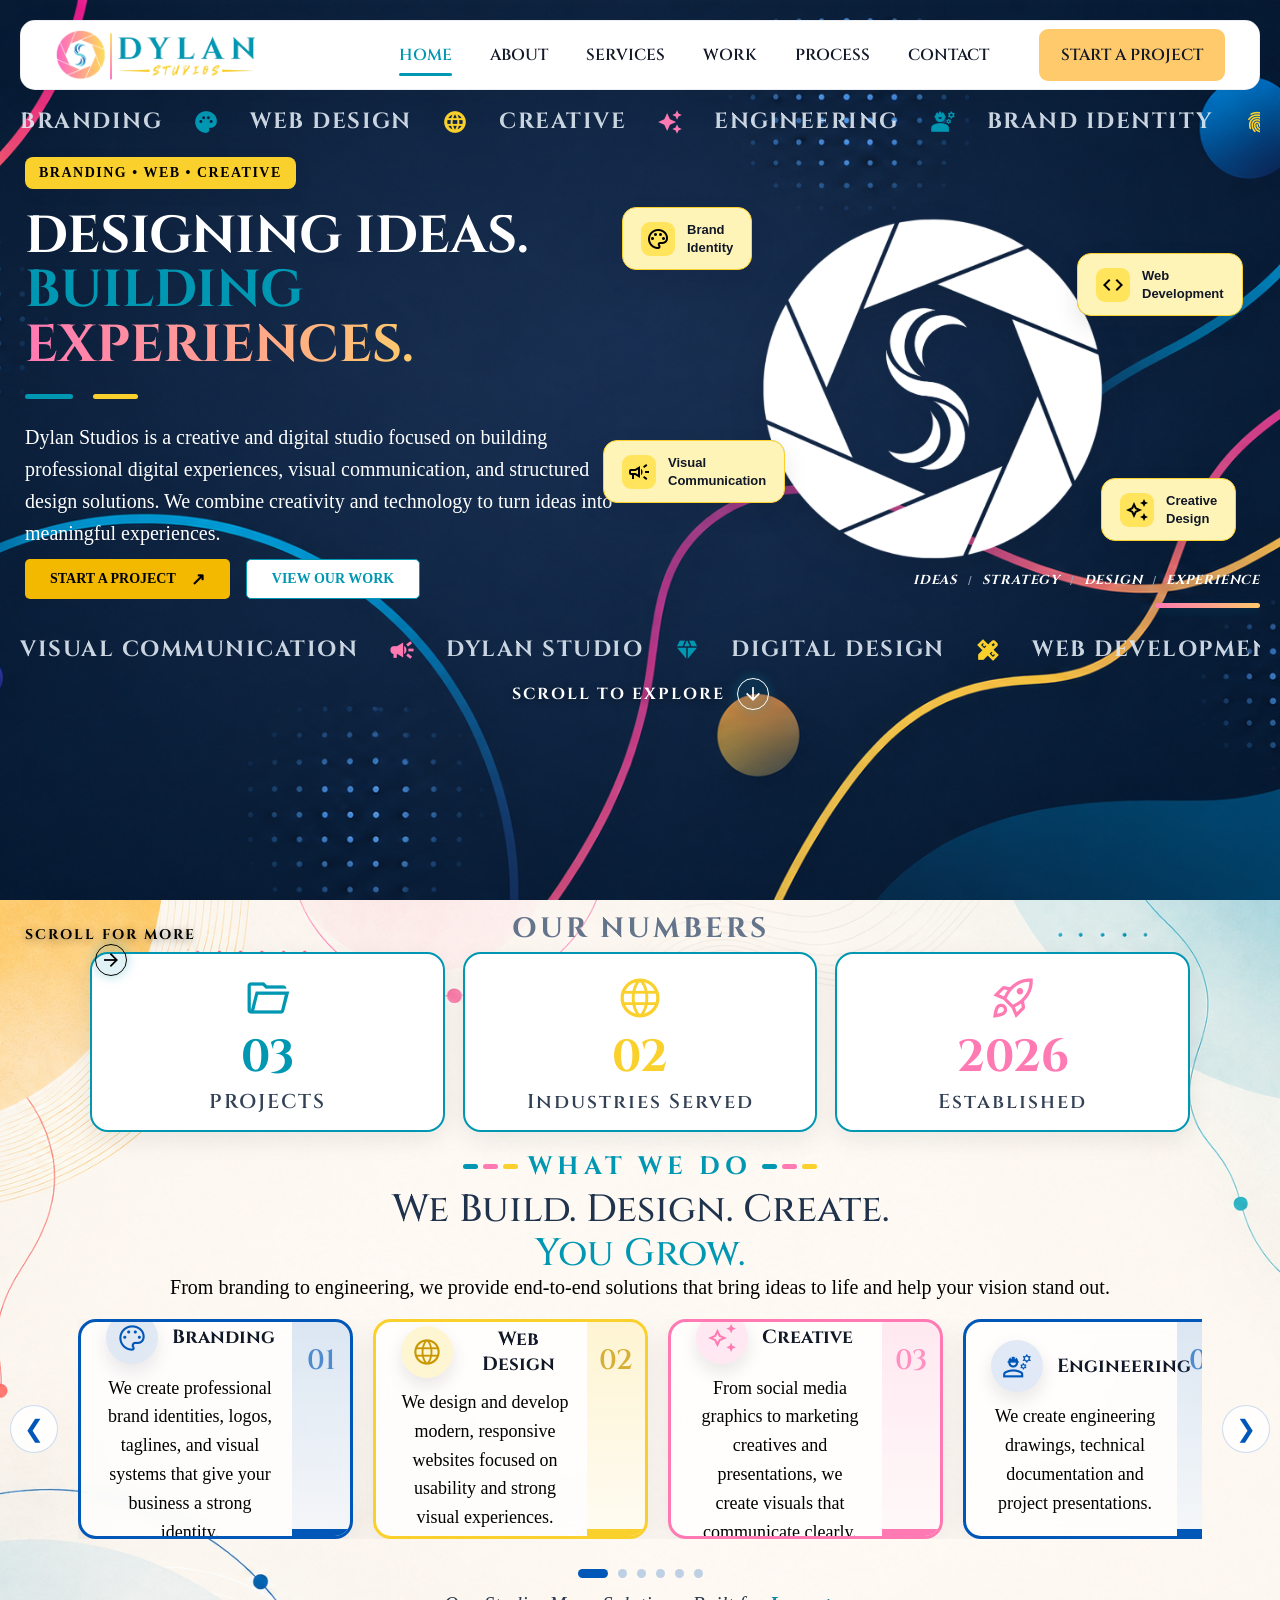
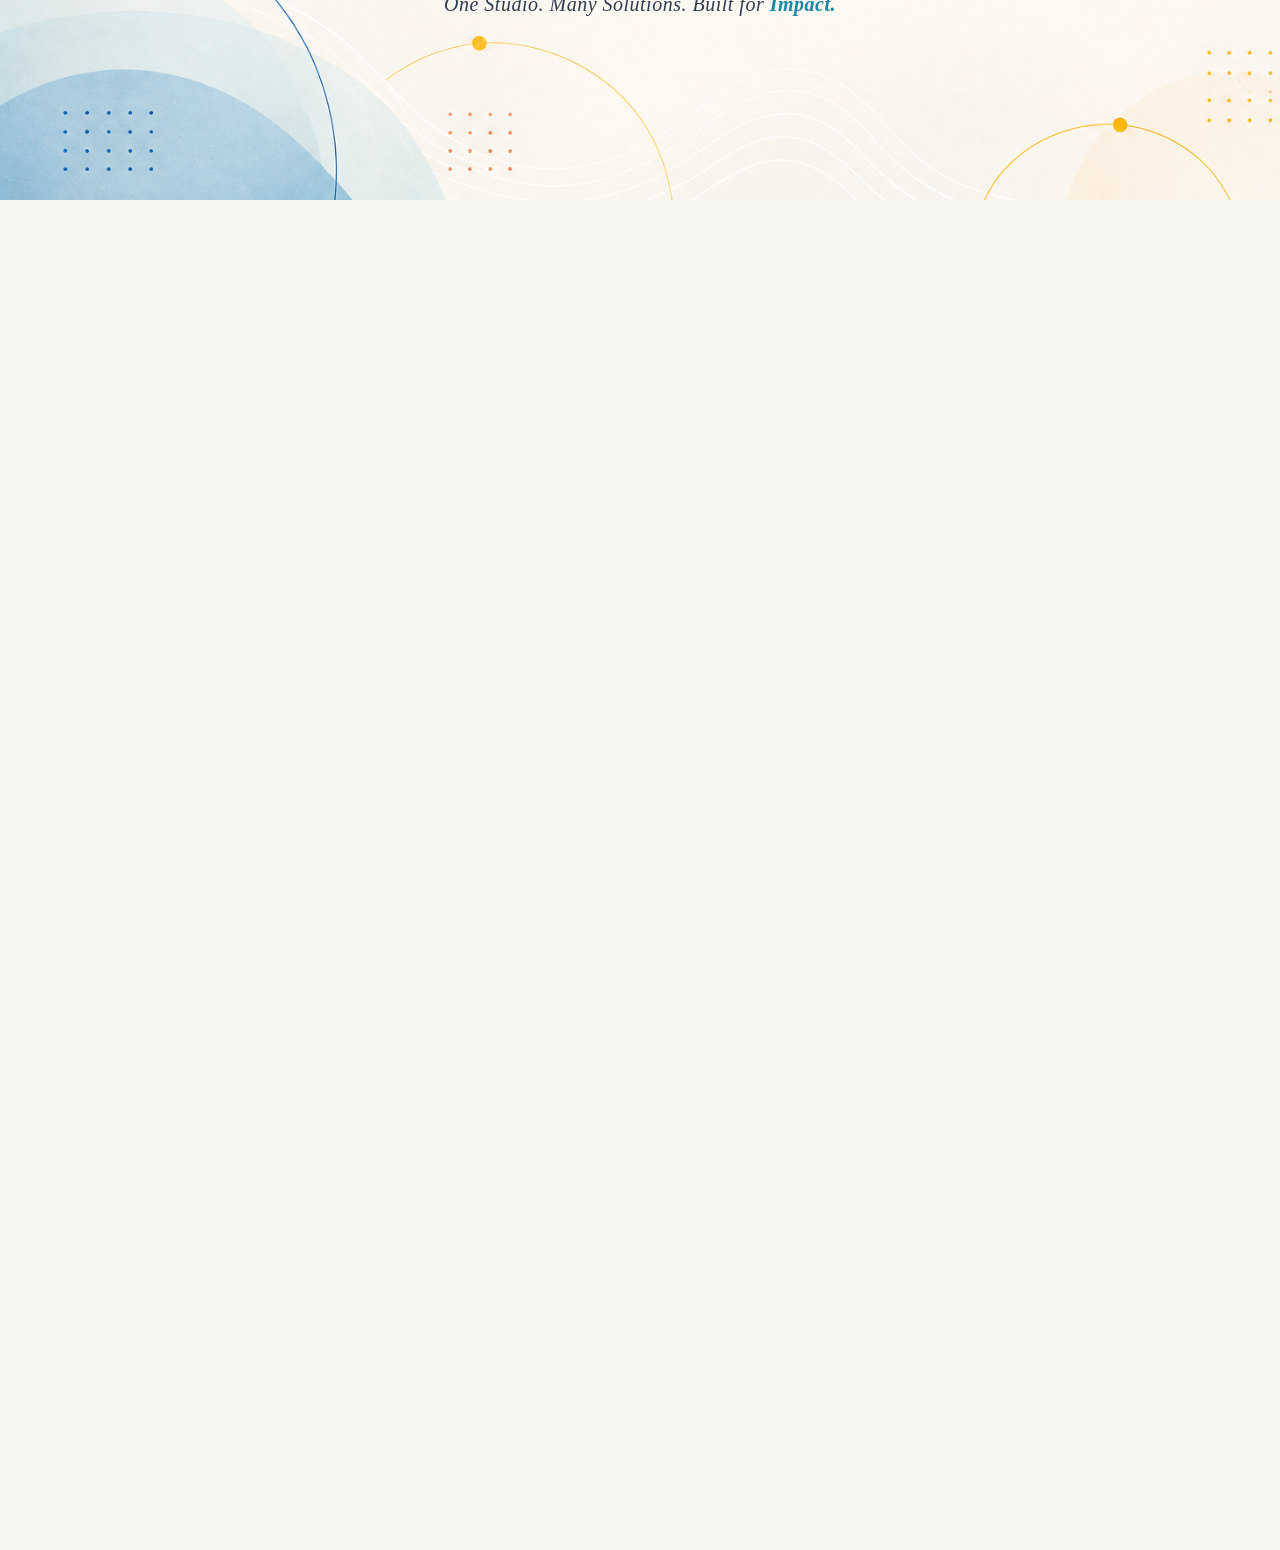
<file: index.html>
<!DOCTYPE html>

<!-- =========================================================
     HTML DOCUMENT

     Language:
     English
========================================================= -->

<html lang="en">


<head>

    <!-- =========================================================
         BASIC DOCUMENT SETTINGS
    ========================================================== -->

    <!-- Character encoding -->

    <meta charset="UTF-8">


    <!-- Responsive viewport for mobile devices -->

    <meta name="viewport" content="width=device-width, initial-scale=1.0">


    <!-- Browser tab title -->

    <title>
        Dylan Studio | Branding • Web • Creative
    </title>


    <!-- =========================================================
         WEBSITE STYLESHEETS
    ========================================================== -->

    <!-- Global styles -->

    <link rel="stylesheet" href="css/index-main.css">


    <!-- Navigation styles -->

    <link rel="stylesheet" href="css/navigation.css">


    <!-- Animated marquee styles -->

    <link rel="stylesheet" href="css/index/header-marquee.css">


    <!-- Hero section styles -->

    <link rel="stylesheet" href="css/index/header-hero.css">


    <!-- Statistics section styles -->

    <link rel="stylesheet" href="css/index/main-complete.css">


    <!-- Featured Work section styles -->

    <link rel="stylesheet" href="css/index/feature-complete.css">


    <!-- =========================================================
         GOOGLE FONT CONNECTION
    ========================================================== -->

    <!-- Connect early to Google Fonts -->

    <link rel="preconnect" href="https://fonts.googleapis.com">


    <!-- Connect to Google static font files -->

    <link rel="preconnect" href="https://fonts.gstatic.com" crossorigin>


    <!-- =========================================================
         WEBSITE FONT

         Cinzel is used as the main display font.
    ========================================================== -->

    <link href="https://fonts.googleapis.com/css2?family=Cinzel:wght@400;500;600;700;800&display=swap" rel="stylesheet">


    <!-- =========================================================
         MATERIAL SYMBOLS

         Used for icons throughout the website.
    ========================================================== -->

    <link rel="stylesheet"
        href="https://fonts.googleapis.com/css2?family=Material+Symbols+Outlined:opsz,wght,FILL,GRAD@20..48,100..700,0..1,0">


    <!-- =========================================================
         JAVASCRIPT

         defer:
         → Downloads JavaScript while HTML loads.
         → Runs after the HTML has been parsed.
    ========================================================== -->

    <script src="js/index.js" defer></script>
    <script src="js/navigation.js" defer></script>


</head>


<!-- =========================================================
     WEBSITE BODY
========================================================= -->

<body>


    <!-- =========================================================
         HEADER

         Contains:

         → Navigation
         → Top marquee
         → Hero section
         → Bottom marquee
         → Header scroll indicator
    ========================================================== -->

    <header>


        <!-- =====================================================
             NAVIGATION BAR
        ====================================================== -->

        <nav>


            <!-- ================================================= 
         WEBSITE LOGO 
    ================================================== -->

            <div class="logo">

                <!-- Dylan Studios horizontal logo -->

                <img src="images/navi_logo.png" alt="Dylan Studio">

            </div>


            <!-- ================================================= 
         NAVIGATION LINKS 
    ================================================== -->

            <div class="nav-links">


                <!-- Home page -->

                <a href="index.html" class="active">
                    Home
                </a>


                <!-- About page -->

                <a href="about.html">
                    About
                </a>


                <!-- Services page -->

                <a href="services.html">
                    Services
                </a>


                <!-- Work / portfolio page -->

                <a href="work.html">
                    Work
                </a>


                <!-- Work process page -->

                <a href="process.html">
                    Process
                </a>


                <!-- Contact page -->

                <a href="contact.html">
                    Contact
                </a>


                <!-- ============================================= 
             PRIMARY NAVIGATION BUTTON

             Main call-to-action.
        ============================================== -->

                <a href="startproject.html" class="start-project">
                    Start a Project
                </a>


            </div>
            <!-- END NAVIGATION LINKS -->


            <!-- =================================================
         MOBILE HAMBURGER MENU

         This button is hidden on desktop.

         On mobile screens, it appears on the right side
         of the navigation bar.

         JavaScript will add/remove the "active" class
         to open and close the navigation menu.
    ================================================== -->

            <button class="menu-toggle" type="button" aria-label="Open navigation menu" aria-expanded="false">

                <!-- Top hamburger line -->

                <span></span>


                <!-- Middle hamburger line -->

                <span></span>


                <!-- Bottom hamburger line -->

                <span></span>

            </button>


        </nav>
        <!-- END NAVIGATION BAR -->


        <!-- =========================================================
             TOP ANIMATED MARQUEE

             Direction:
             Moves LEFT

             Purpose:
             Displays Dylan Studios services and capabilities.
        ========================================================== -->

        <section class="studio-marquee studio-marquee-top">


            <!-- Marquee movement row -->

            <div class="marquee-row marquee-row-left">


                <!-- Animated marquee track -->

                <div class="marquee-track">


                    <!-- =============================================
                         FIRST MARQUEE CONTENT SET
                    ============================================== -->

                    <div class="marquee-content">


                        <!-- Branding -->

                        <span>
                            BRANDING
                        </span>

                        <span class="marquee-icon icon-blue material-symbols-outlined">
                            palette
                        </span>


                        <!-- Web Design -->

                        <span>
                            WEB DESIGN
                        </span>

                        <span class="marquee-icon icon-yellow material-symbols-outlined">
                            language
                        </span>


                        <!-- Creative -->

                        <span>
                            CREATIVE
                        </span>

                        <span class="marquee-icon icon-pink material-symbols-outlined">
                            auto_awesome
                        </span>


                        <!-- Engineering -->

                        <span>
                            ENGINEERING
                        </span>

                        <span class="marquee-icon icon-blue material-symbols-outlined">
                            engineering
                        </span>


                        <!-- Brand Identity -->

                        <span>
                            BRAND IDENTITY
                        </span>

                        <span class="marquee-icon icon-yellow material-symbols-outlined">
                            fingerprint
                        </span>


                    </div>
                    <!-- END FIRST MARQUEE SET -->


                    <!-- =============================================
                         DUPLICATE MARQUEE CONTENT SET

                         Duplicate content creates the seamless
                         infinite marquee effect.
                    ============================================== -->

                    <div class="marquee-content">


                        <span>
                            BRANDING
                        </span>

                        <span class="marquee-icon icon-blue material-symbols-outlined">
                            palette
                        </span>


                        <span>
                            WEB DESIGN
                        </span>

                        <span class="marquee-icon icon-yellow material-symbols-outlined">
                            language
                        </span>


                        <span>
                            CREATIVE
                        </span>

                        <span class="marquee-icon icon-pink material-symbols-outlined">
                            auto_awesome
                        </span>


                        <span>
                            ENGINEERING
                        </span>

                        <span class="marquee-icon icon-blue material-symbols-outlined">
                            engineering
                        </span>


                        <span>
                            BRAND IDENTITY
                        </span>

                        <span class="marquee-icon icon-yellow material-symbols-outlined">
                            fingerprint
                        </span>


                    </div>
                    <!-- END DUPLICATE MARQUEE SET -->


                </div>
                <!-- END MARQUEE TRACK -->


            </div>
            <!-- END MARQUEE ROW -->


        </section>
        <!-- END TOP MARQUEE -->


        <!-- =========================================================
             HERO SECTION

             Main introduction section of the homepage.

             Contains:

             → Studio introduction
             → Main headline
             → Description
             → CTA buttons
             → Logo visual
             → Floating service cards
             → Studio process
        ========================================================== -->

        <section class="hero" id="home">


            <!-- =================================================
                 HERO TEXT CONTENT
            ================================================== -->

            <div class="hero-content">


                <!-- Small hero category label -->

                <p class="hero-label">
                    BRANDING • WEB • CREATIVE
                </p>


                <!-- =============================================
                     MAIN HERO HEADING
                ============================================== -->

                <h1>

                    DESIGNING IDEAS.<br>


                    <!-- Blue highlighted text -->

                    <span class="blue-text">
                        BUILDING
                    </span>


                    <!-- Gradient highlighted text -->

                    <span class="gradient-text">
                        EXPERIENCES.
                    </span>


                </h1>


                <!-- =============================================
                     DECORATIVE HERO LINES
                ============================================== -->

                <div class="hero-lines">

                    <span></span>

                    <span></span>

                </div>


                <!-- =============================================
                     HERO DESCRIPTION
                ============================================== -->

                <p class="hero-description">

                    Dylan Studios is a creative and digital studio
                    focused on building professional digital experiences,
                    visual communication, and structured design solutions.

                    We combine creativity and technology to turn
                    ideas into meaningful experiences.

                </p>


                <!-- =============================================
                     HERO ACTION BUTTONS
                ============================================== -->

                <div class="hero-buttons">


                    <!-- Primary CTA:
                         Start a project -->

                    <a href="startproject.html" class="hero-btn primary-btn">

                        START A PROJECT

                        <!-- Diagonal arrow icon -->

                        <span>
                            ↗
                        </span>

                    </a>


                    <!-- Secondary CTA:
                         View portfolio -->

                    <a href="work.html" class="hero-btn secondary-btn">
                        VIEW OUR WORK
                    </a>


                </div>
                <!-- END HERO BUTTONS -->


            </div>
            <!-- END HERO CONTENT -->


            <!-- =====================================================
                 HERO VISUAL AREA

                 Contains:

                 → Main logo
                 → Floating service cards

                 The service cards respond to mouse movement
                 using JavaScript parallax.
            ====================================================== -->

            <div class="hero-visual">


                <!-- Dylan Studios hero logo -->

                <img src="images/index/index_herofavicon.png" alt="Dylan Studio" class="hero-logo">


                <!-- =============================================
                     BRAND IDENTITY SERVICE CARD
                ============================================== -->

                <div class="service-card brand-card">


                    <!-- Service icon -->

                    <div class="service-icon brand-icon">

                        <span class="material-symbols-outlined">
                            palette
                        </span>

                    </div>


                    <!-- Service title -->

                    <div class="service-text">

                        <strong>
                            Brand
                        </strong>

                        <strong>
                            Identity
                        </strong>

                    </div>


                </div>
                <!-- END BRAND CARD -->


                <!-- =============================================
                     WEB DEVELOPMENT SERVICE CARD
                ============================================== -->

                <div class="service-card web-card">


                    <!-- Service icon -->

                    <div class="service-icon web-icon">

                        <span class="material-symbols-outlined">
                            code
                        </span>

                    </div>


                    <!-- Service title -->

                    <div class="service-text">

                        <strong>
                            Web
                        </strong>

                        <strong>
                            Development
                        </strong>

                    </div>


                </div>
                <!-- END WEB CARD -->


                <!-- =============================================
                     VISUAL COMMUNICATION SERVICE CARD
                ============================================== -->

                <div class="service-card visual-card">


                    <!-- Service icon -->

                    <div class="service-icon visual-icon">

                        <span class="material-symbols-outlined">
                            campaign
                        </span>

                    </div>


                    <!-- Service title -->

                    <div class="service-text">

                        <strong>
                            Visual
                        </strong>

                        <strong>
                            Communication
                        </strong>

                    </div>


                </div>
                <!-- END VISUAL CARD -->


                <!-- =============================================
                     CREATIVE DESIGN SERVICE CARD
                ============================================== -->

                <div class="service-card creative-card">


                    <!-- Service icon -->

                    <div class="service-icon creative-icon">

                        <span class="material-symbols-outlined">
                            auto_awesome
                        </span>

                    </div>


                    <!-- Service title -->

                    <div class="service-text">

                        <strong>
                            Creative
                        </strong>

                        <strong>
                            Design
                        </strong>

                    </div>


                </div>
                <!-- END CREATIVE CARD -->


            </div>
            <!-- END HERO VISUAL -->


            <!-- =====================================================
                 HERO PROCESS

                 Displays the Dylan Studios creative process:

                 IDEAS
                 ↓
                 STRATEGY
                 ↓
                 DESIGN
                 ↓
                 EXPERIENCE
            ====================================================== -->

            <div class="hero-process">


                <!-- Process step labels -->

                <div class="process-words">


                    <span>
                        IDEAS
                    </span>


                    <!-- Step separator -->

                    <b>
                        /
                    </b>


                    <span>
                        STRATEGY
                    </span>


                    <!-- Step separator -->

                    <b>
                        /
                    </b>


                    <span>
                        DESIGN
                    </span>


                    <!-- Step separator -->

                    <b>
                        /
                    </b>


                    <span>
                        EXPERIENCE
                    </span>


                </div>
                <!-- END PROCESS WORDS -->


                <!-- Decorative process line -->

                <div class="process-line">

                    <span></span>

                </div>


            </div>
            <!-- END HERO PROCESS -->


        </section>
        <!-- END HERO SECTION -->


        <!-- =========================================================
             BOTTOM ANIMATED MARQUEE

             Direction:
             Moves RIGHT

             Purpose:
             Continues displaying Dylan Studios services.
        ========================================================== -->

        <section class="studio-marquee studio-marquee-bottom">


            <!-- Marquee movement row -->

            <div class="marquee-row marquee-row-right">


                <!-- Animated marquee track -->

                <div class="marquee-track">


                    <!-- =============================================
                         FIRST MARQUEE CONTENT SET
                    ============================================== -->

                    <div class="marquee-content">


                        <span>
                            VISUAL COMMUNICATION
                        </span>

                        <span class="marquee-icon icon-pink material-symbols-outlined">
                            campaign
                        </span>


                        <span>
                            DYLAN STUDIO
                        </span>

                        <span class="marquee-icon icon-blue material-symbols-outlined">
                            diamond
                        </span>


                        <span>
                            DIGITAL DESIGN
                        </span>

                        <span class="marquee-icon icon-yellow material-symbols-outlined">
                            design_services
                        </span>


                        <span>
                            WEB DEVELOPMENT
                        </span>

                        <span class="marquee-icon icon-pink material-symbols-outlined">
                            code
                        </span>


                        <span>
                            VISUAL DESIGN
                        </span>

                        <span class="marquee-icon icon-blue material-symbols-outlined">
                            visibility
                        </span>


                    </div>
                    <!-- END FIRST MARQUEE SET -->


                    <!-- =============================================
                         DUPLICATE MARQUEE CONTENT SET

                         Used for seamless infinite animation.
                    ============================================== -->

                    <div class="marquee-content">

                        <!-- Same content repeated -->

                        <span>
                            VISUAL COMMUNICATION
                        </span>

                        <span class="marquee-icon icon-pink material-symbols-outlined">
                            campaign
                        </span>


                        <span>
                            DYLAN STUDIO
                        </span>

                        <span class="marquee-icon icon-blue material-symbols-outlined">
                            diamond
                        </span>


                        <span>
                            DIGITAL DESIGN
                        </span>

                        <span class="marquee-icon icon-yellow material-symbols-outlined">
                            design_services
                        </span>


                        <span>
                            WEB DEVELOPMENT
                        </span>

                        <span class="marquee-icon icon-pink material-symbols-outlined">
                            code
                        </span>


                        <span>
                            VISUAL DESIGN
                        </span>

                        <span class="marquee-icon icon-blue material-symbols-outlined">
                            visibility
                        </span>


                    </div>
                    <!-- END DUPLICATE MARQUEE SET -->


                </div>
                <!-- END MARQUEE TRACK -->


            </div>
            <!-- END MARQUEE ROW -->


        </section>
        <!-- END BOTTOM MARQUEE -->


        <!-- =========================================================
             HEADER SCROLL INDICATOR

             Purpose:

             Tells the user to scroll DOWN.

             The next animation:

             HEADER / HERO
                     ↓
                  MAIN

             Main section slides upward from below.

             Class:
             .header-scroll-indicator
        ========================================================== -->

        <div class="hero-scroll-indicator header-scroll-indicator">


            <!-- Scroll instruction -->

            <span class="scroll-label">
                SCROLL TO EXPLORE
            </span>


            <!-- Arrow points DOWN -->

            <span class="scroll-arrow material-symbols-outlined">
                arrow_downward
            </span>


        </div>
        <!-- END HEADER SCROLL INDICATOR -->


    </header>
    <!-- END HEADER -->


    <!-- =========================================================
         MAIN CONTENT

         Contains:

         → Studio statistics
         → Main scroll indicator
         → What We Do
         → Services carousel
         → Studio tagline
         → Featured Work trigger
    ========================================================== -->

    <main>
        <div class="main-scroll-indicator">

            <span class="scroll-label">
                SCROLL FOR MORE
            </span>

            <span class="scroll-arrow material-symbols-outlined">
                arrow_forward
            </span>

        </div>


        <!-- =====================================================
             HERO STATS / STUDIO STATISTICS
        ====================================================== -->

        <div class="hero-stats">

            <!-- Statistics section title -->

            <div class="stats-heading">
                OUR NUMBERS
            </div>


            <!-- =============================================
                 STATISTICS ROW
            ============================================== -->

            <div class="stats-row">


                <!-- PROJECTS STATISTIC -->

                <div class="stat-item projects-stat">


                    <!-- Statistic icon -->

                    <div class="stat-icon">

                        <span class="material-symbols-outlined">
                            folder_open
                        </span>

                    </div>


                    <!-- Statistic number -->

                    <strong>
                        03
                    </strong>


                    <!-- Statistic label -->

                    <span>
                        PROJECTS
                    </span>


                </div>
                <!-- END PROJECTS STAT -->


                <!-- Visual divider -->

                <div class="stat-divider"></div>


                <!-- INDUSTRIES SERVED STATISTIC -->

                <div class="stat-item domains-stat">


                    <!-- Statistic icon -->

                    <div class="stat-icon">

                        <span class="material-symbols-outlined">
                            language
                        </span>

                    </div>


                    <!-- Statistic number -->

                    <strong>
                        02
                    </strong>


                    <!-- Statistic label -->

                    <span>
                        Industries Served
                    </span>


                </div>
                <!-- END INDUSTRIES STAT -->


                <!-- Visual divider -->

                <div class="stat-divider"></div>


                <!-- ESTABLISHED YEAR STATISTIC -->

                <div class="stat-item passion-stat">


                    <!-- Statistic icon -->

                    <div class="stat-icon">

                        <span class="material-symbols-outlined">
                            rocket_launch
                        </span>

                    </div>


                    <!-- Establishment year -->

                    <strong>
                        2026
                    </strong>


                    <!-- Statistic label -->

                    <span>
                        Established
                    </span>


                </div>
                <!-- END ESTABLISHED STAT -->


            </div>
            <!-- END STATISTICS ROW -->


        </div>
        <!-- END HERO STATS -->


        <!-- =========================================================
             WHAT WE DO SECTION

             Introduces the main services offered by
             Dylan Studios.
        ========================================================== -->

        <section class="what-we-do-intro">


            <!-- =================================================
                 SECTION LABEL
            ================================================== -->

            <div class="what-we-do-label">


                <!-- Decorative lines -->

                <div class="label-lines">

                    <span></span>
                    <span></span>
                    <span></span>

                </div>


                <!-- Section name -->

                <span>
                    WHAT WE DO
                </span>


                <!-- Decorative lines -->

                <div class="label-lines">

                    <span></span>
                    <span></span>
                    <span></span>

                </div>


            </div>
            <!-- END SECTION LABEL -->


            <!-- =================================================
                 MAIN SECTION HEADING
            ================================================== -->

            <h2>

                We Build. Design. Create.<br>

                <span>
                    You Grow.
                </span>

            </h2>


            <!-- =================================================
                 SECTION DESCRIPTION
            ================================================== -->

            <p>

                From branding to engineering, we provide
                end-to-end solutions that bring ideas to life
                and help your vision stand out.

            </p>


            <!-- =================================================
                 SERVICES CAROUSEL

                 Contains:

                 ← Previous button
                 → Service cards
                 → Next button
            ================================================== -->

            <div class="what-we-do-carousel">


                <!-- Previous carousel button -->

                <button class="carousel-arrow carousel-prev" type="button" aria-label="Previous">

                    &#10094;

                </button>


                <!-- =============================================
                     CAROUSEL VIEWPORT

                     Hides cards outside the visible area.
                ============================================== -->

                <div class="carousel-viewport">


                    <!-- =========================================
                         CAROUSEL TRACK

                         This element moves horizontally
                         using JavaScript.
                    ========================================== -->

                    <div class="what-we-do-track">


                        <!-- =====================================
                             SERVICE 01 — BRANDING
                        ====================================== -->

                        <div class="what-we-do-card card-blue">


                            <!-- Card content -->

                            <div class="what-we-do-content">


                                <!-- Card heading area -->

                                <div class="what-we-do-card-header">


                                    <!-- Service icon -->

                                    <div class="what-we-do-icon">

                                        <span class="material-symbols-outlined">
                                            palette
                                        </span>

                                    </div>


                                    <!-- Service name -->

                                    <h3>
                                        Branding
                                    </h3>


                                </div>
                                <!-- END CARD HEADER -->


                                <!-- Service description -->

                                <p>

                                    We create professional brand identities,
                                    logos, taglines, and visual systems that
                                    give your business a strong identity.

                                </p>


                            </div>
                            <!-- END CARD CONTENT -->


                            <!-- Card number and color area -->

                            <div class="what-we-do-side">


                                <!-- Service number -->

                                <div class="what-we-do-number">
                                    01
                                </div>


                                <!-- Decorative color block -->

                                <div class="what-we-do-color"></div>


                            </div>
                            <!-- END CARD SIDE -->


                        </div>
                        <!-- END BRANDING CARD -->


                        <!-- =====================================
                             SERVICE 02 — WEB DESIGN
                        ====================================== -->

                        <div class="what-we-do-card card-yellow">

                            <div class="what-we-do-content">

                                <div class="what-we-do-card-header">

                                    <!-- Web service icon -->

                                    <div class="what-we-do-icon">

                                        <span class="material-symbols-outlined">
                                            language
                                        </span>

                                    </div>


                                    <!-- Service name -->

                                    <h3>
                                        Web Design
                                    </h3>

                                </div>


                                <!-- Service description -->

                                <p>

                                    We design and develop modern,
                                    responsive websites focused on usability
                                    and strong visual experiences.

                                </p>

                            </div>


                            <!-- Card number and color -->

                            <div class="what-we-do-side">

                                <div class="what-we-do-number">
                                    02
                                </div>

                                <div class="what-we-do-color"></div>

                            </div>


                        </div>
                        <!-- END WEB DESIGN CARD -->


                        <!-- =====================================
                             SERVICE 03 — CREATIVE
                        ====================================== -->

                        <div class="what-we-do-card card-pink">

                            <div class="what-we-do-content">

                                <div class="what-we-do-card-header">

                                    <!-- Creative service icon -->

                                    <div class="what-we-do-icon">

                                        <span class="material-symbols-outlined">
                                            auto_awesome
                                        </span>

                                    </div>


                                    <!-- Service name -->

                                    <h3>
                                        Creative
                                    </h3>

                                </div>


                                <!-- Service description -->

                                <p>

                                    From social media graphics to marketing
                                    creatives and presentations, we create
                                    visuals that communicate clearly.

                                </p>

                            </div>


                            <!-- Card number and color -->

                            <div class="what-we-do-side">

                                <div class="what-we-do-number">
                                    03
                                </div>

                                <div class="what-we-do-color"></div>

                            </div>


                        </div>
                        <!-- END CREATIVE CARD -->


                        <!-- =====================================
                             SERVICE 04 — ENGINEERING
                        ====================================== -->

                        <div class="what-we-do-card card-blue">

                            <div class="what-we-do-content">

                                <div class="what-we-do-card-header">


                                    <!-- Engineering service icon -->

                                    <div class="what-we-do-icon">

                                        <span class="material-symbols-outlined">
                                            engineering
                                        </span>

                                    </div>


                                    <!-- Service name -->

                                    <h3>
                                        Engineering
                                    </h3>

                                </div>


                                <!-- Service description -->

                                <p>

                                    We create engineering drawings,
                                    technical documentation and project
                                    presentations.

                                </p>

                            </div>


                            <!-- Card number and color -->

                            <div class="what-we-do-side">

                                <div class="what-we-do-number">
                                    04
                                </div>

                                <div class="what-we-do-color"></div>

                            </div>


                        </div>
                        <!-- END ENGINEERING CARD -->


                        <!-- =====================================
                             SERVICE 05 — DIGITAL TEMPLATES
                        ====================================== -->

                        <div class="what-we-do-card card-yellow">

                            <div class="what-we-do-content">

                                <div class="what-we-do-card-header">


                                    <!-- Digital template icon -->

                                    <div class="what-we-do-icon">

                                        <span class="material-symbols-outlined">
                                            dashboard_customize
                                        </span>

                                    </div>


                                    <!-- Service name -->

                                    <h3>
                                        Digital Templates
                                    </h3>

                                </div>


                                <!-- Service description -->

                                <p>

                                    Ready-to-use and customizable digital
                                    templates designed to save time while
                                    maintaining a professional appearance.

                                </p>

                            </div>


                            <!-- Card number and color -->

                            <div class="what-we-do-side">

                                <div class="what-we-do-number">
                                    05
                                </div>

                                <div class="what-we-do-color"></div>

                            </div>


                        </div>
                        <!-- END DIGITAL TEMPLATES CARD -->


                        <!-- =====================================
                             SERVICE 06 — DOCUMENTATION
                        ====================================== -->

                        <div class="what-we-do-card card-pink">

                            <div class="what-we-do-content">

                                <div class="what-we-do-card-header">


                                    <!-- Documentation service icon -->

                                    <div class="what-we-do-icon">

                                        <span class="material-symbols-outlined">
                                            draw
                                        </span>

                                    </div>


                                    <!-- Service name -->

                                    <h3>
                                        Documentation
                                    </h3>

                                </div>


                                <!-- Service description -->

                                <p>

                                    Professional project documentation,
                                    presentations, portfolios, and structured
                                    digital materials.

                                </p>

                            </div>


                            <!-- Card number and color -->

                            <div class="what-we-do-side">

                                <div class="what-we-do-number">
                                    06
                                </div>

                                <div class="what-we-do-color"></div>

                            </div>


                        </div>
                        <!-- END DOCUMENTATION CARD -->


                    </div>
                    <!-- END CAROUSEL TRACK -->


                </div>
                <!-- END CAROUSEL VIEWPORT -->


                <!-- =============================================
                     NEXT CAROUSEL BUTTON
                ============================================== -->

                <button class="carousel-arrow carousel-next" type="button" aria-label="Next">

                    &#10095;

                </button>


            </div>
            <!-- END SERVICES CAROUSEL -->


            <!-- =================================================
                 CAROUSEL NAVIGATION DOTS

                 JavaScript can also generate and control
                 these dots automatically.
            ================================================== -->

            <div class="carousel-dots">

                <!-- Service 01 -->

                <button class="carousel-dot active" type="button" aria-label="Card 1"></button>


                <!-- Service 02 -->

                <button class="carousel-dot" type="button" aria-label="Card 2"></button>


                <!-- Service 03 -->

                <button class="carousel-dot" type="button" aria-label="Card 3"></button>


                <!-- Service 04 -->

                <button class="carousel-dot" type="button" aria-label="Card 4"></button>


                <!-- Service 05 -->

                <button class="carousel-dot" type="button" aria-label="Card 5"></button>


                <!-- Service 06 -->

                <button class="carousel-dot" type="button" aria-label="Card 6"></button>


            </div>
            <!-- END CAROUSEL DOTS -->


        </section>
        <!-- END WHAT WE DO SECTION -->


        <!-- =========================================================
             DYLAN STUDIOS TAGLINE
        ========================================================== -->

        <div class="studio-tagline">

            <p>

                One Studio. Many Solutions.

                Built for

                <!-- Highlighted tagline word -->

                <span>
                    Impact.
                </span>

            </p>

        </div>
        <!-- END STUDIO TAGLINE -->


        <!-- =========================================================
             FEATURED WORK SCROLL TRIGGER

             This element provides space / timing for the
             Featured Work scroll animation.
        ========================================================== -->

        <div class="featured-trigger"></div>


    </main>
    <!-- END MAIN CONTENT -->


    <!-- =========================================================
         FEATURED WORK SECTION

         This section is controlled by the scroll animation.

         Animation:

         Starts:
         Outside the screen on the LEFT

         ↓ User scrolls

         Ends:
         Fully visible on screen
    ========================================================== -->

    <section class="featured">


        <!-- =====================================================
             FEATURED WORK CONTENT
        ====================================================== -->

        <div class="featured-content">


            <!-- Section number and label -->

            <p class="section-number">
                02 — FEATURED WORK
            </p>


            <!-- Main Featured Work heading -->

            <h2>

                SELECTED<br>

                WORK

            </h2>


            <!-- Featured Work description -->

            <p class="featured-description">

                A selection of projects created by Dylan Studios.

            </p>


            <!-- =================================================
                 PROJECT LIST
            ================================================== -->

            <div class="project-list">


                <!-- =============================================
                     PROJECT 01
                ============================================== -->

                <div class="project">


                    <!-- Project number -->

                    <span>
                        01
                    </span>


                    <!-- Project information -->

                    <div>

                        <h3>
                            Dylan Studios Website
                        </h3>

                        <p>
                            Web Design · Development
                        </p>

                    </div>


                </div>
                <!-- END PROJECT 01 -->


                <!-- =============================================
                     PROJECT 02
                ============================================== -->

                <div class="project">


                    <!-- Project number -->

                    <span>
                        02
                    </span>


                    <!-- Project information -->

                    <div>

                        <h3>
                            STEM Racing Project
                        </h3>

                        <p>
                            Engineering · Design
                        </p>

                    </div>


                </div>
                <!-- END PROJECT 02 -->


                <!-- =============================================
                     PROJECT 03
                ============================================== -->

                <div class="project">


                    <!-- Project number -->

                    <span>
                        03
                    </span>


                    <!-- Project information -->

                    <div>

                        <h3>
                            Visual Identity
                        </h3>

                        <p>
                            Branding · Creative Design
                        </p>

                    </div>


                </div>
                <!-- END PROJECT 03 -->


            </div>
            <!-- END PROJECT LIST -->


        </div>
        <!-- END FEATURED CONTENT -->


    </section>
    <!-- END FEATURED WORK SECTION -->


</body>

</html>
</file>
<file: css/index-main.css>
/* =========================================================
   GLOBAL RESET
========================================================= */

* {
    margin: 0;
    padding: 0;
    box-sizing: border-box;
}

/* =========================================================
   PAGE
========================================================= */

html,
body {
    width: 100%;
    min-height: 100%;
    margin: 0;
}


/* =========================================================
   BODY

   Gives the scrollbar enough space for the transition.
========================================================= */

body {
    min-height: 350vh;

    font-family: "Times New Roman", Times, serif;
    color: #111827;

    background: #F7F5F0;
}


/* =========================================================
   HEADER

   Stays behind the main section.
========================================================= */

header {
    position: fixed;

    top: 0;
    left: 0;

    width: 100%;
    height: 100vh;

    background-color: #EEF1F4;
    background-image: url("../images/index/index_headerbg.png");

    background-size: cover;
    background-position: center top;
    background-repeat: no-repeat;

    padding: 20px;

    z-index: 1;

    overflow: hidden;
}


/* =========================================================
   MAIN

   Starts below the screen.
========================================================= */

main {
    position: fixed;

    top: 100vh;
    left: 0;

    width: 100%;
    min-height: 100vh;

    background-color: #EEF1F4;
    background-image: url("../images/index/index_mainbg.png");

    background-size: cover;
    background-position: center top;
    background-repeat: no-repeat;

    padding: 10px;

    z-index: 10;

    will-change: transform;
}

/* =========================================================
   GLOBAL HEADINGS / NAVIGATION FONT
========================================================= */

h1,
h2,
h3,
h4,
.logo,
.nav-links a {
    font-family: "Cinzel", serif;
}
</file>
<file: css/navigation.css>
/* =========================================================
   DYLAN STUDIOS
   NAVIGATION BAR
========================================================= */


/* =========================================================
   MAIN NAVIGATION CONTAINER

   - Full-width navigation bar
   - Maximum width prevents it from becoming too wide
   - Flexbox places logo on the left and links on the right
========================================================= */

nav {

    width: 100%;
    max-width: 1590px;
    height: 70px;

    margin: 0 auto;

    display: flex;
    align-items: center;
    justify-content: space-between;

    padding: 0 34px;

    background: #FFFFFF;

    border: 1px solid rgba(229, 231, 235, 0.7);

    border-radius: 15px;

    box-shadow:
        0 8px 30px rgba(17, 24, 39, 0.08);

    position: relative;

    z-index: 1000;

}


/* =========================================================
   NAVIGATION LOGO
========================================================= */

.logo {

    display: flex;
    align-items: center;

    flex-shrink: 0;

}


/* Dylan Studios logo image */

.logo img {

    width: 200px;
    height: auto;

    display: block;

}


/* =========================================================
   DESKTOP NAVIGATION LINKS

   - Links appear horizontally
   - Pushed toward the right using margin-left: auto
========================================================= */

.nav-links {

    display: flex;

    align-items: center;

    gap: 38px;

    margin-left: auto;

}


/* =========================================================
   NAVIGATION LINK
========================================================= */

.nav-links a {

    position: relative;

    display: inline-flex;

    align-items: center;

    height: 70px;

    padding: 0;

    text-decoration: none;

    color: #111827;

    font-size: 16px;

    font-weight: 600;

    text-transform: uppercase;

    white-space: nowrap;

    transition:
        color 0.25s ease;

}


/* =========================================================
   NAVIGATION LINK HOVER
========================================================= */

.nav-links a:hover {

    color: #0097B2;

}


/* =========================================================
   ACTIVE NAVIGATION LINK

   Highlights the current page.
========================================================= */

.nav-links a.active {

    color: #0097B2;

}


/* =========================================================
   ACTIVE NAVIGATION UNDERLINE
========================================================= */

.nav-links a.active::after {

    content: "";

    position: absolute;

    left: 0;
    right: 0;

    bottom: 14px;

    width: 100%;
    height: 3px;

    margin: auto;

    background: #0097B2;

    border-radius: 10px;

}


/* =========================================================
   START A PROJECT BUTTON
========================================================= */

.start-project {

    height: auto !important;

    margin-left: 12px;

    padding: 15px 22px !important;

    background: #FFCA6B;

    color: #111827 !important;

    border-radius: 9px;

    transition:
        background 0.3s ease,
        color 0.3s ease,
        transform 0.3s ease,
        box-shadow 0.3s ease;

}


/* =========================================================
   START PROJECT BUTTON HOVER
========================================================= */

.start-project:hover {

    background: linear-gradient(90deg,
            #FF79B3,
            #FFCA6B);

    color: #FFFFFF !important;

    transform: translateY(-2px);

    box-shadow:
        0 7px 18px rgba(255, 121, 179, 0.25);

}


/* =========================================================
   REMOVE ACTIVE UNDERLINE

   The Start Project button should not have the normal
   navigation underline.
========================================================= */

.nav-links a.start-project::after {

    display: none;

}


/* =========================================================
   HAMBURGER MENU BUTTON

   Hidden on desktop.

   It will only appear on mobile screens.
========================================================= */

.menu-toggle {

    display: none;

    width: 45px;
    height: 45px;

    padding: 0;

    border: none;

    background: transparent;

    cursor: pointer;

    flex-direction: column;

    align-items: center;
    justify-content: center;

    gap: 5px;

}


/* =========================================================
   HAMBURGER LINES

   These are the three lines:

       ━━━━━
       ━━━━━
       ━━━━━
========================================================= */

.menu-toggle span {

    display: block;

    width: 27px;
    height: 3px;

    background: #0097B2;

    border-radius: 10px;

    transition:
        transform 0.3s ease,
        opacity 0.3s ease;

}


/* =========================================================
   MOBILE NAVIGATION

   Activates on tablets and mobile devices.
========================================================= */

@media (max-width: 900px) {


    /* =============================================
       NAVIGATION BAR
    ============================================= */

    nav {

        height: 65px;

        padding: 0 20px;

    }


    /* =============================================
       SMALLER LOGO
    ============================================= */

    .logo img {

        width: 150px;

    }


    /* =============================================
       SHOW HAMBURGER BUTTON
    ============================================= */

    .menu-toggle {

        display: flex;

    }


    /* =============================================
       MOBILE NAVIGATION MENU

       Hidden by default.

       When JavaScript adds:

           .active

       the menu becomes visible.
    ============================================= */

    .nav-links {

        position: absolute;

        top: calc(100% + 10px);

        left: 0;

        width: 100%;

        display: flex;

        flex-direction: column;

        align-items: center;

        justify-content: center;

        gap: 4px;

        padding: 20px;

        background: #FFFFFF;

        border: 1px solid rgba(229, 231, 235, 0.8);

        border-radius: 15px;

        box-shadow:
            0 18px 40px rgba(17, 24, 39, 0.15);


        /* Hidden state */

        opacity: 0;

        visibility: hidden;

        pointer-events: none;

        transform: translateY(-10px);

        transition:
            opacity 0.3s ease,
            transform 0.3s ease,
            visibility 0.3s ease;

    }


    /* =============================================
       OPEN MOBILE MENU

       JavaScript adds:

           .active
    ============================================= */

    .nav-links.active {

        opacity: 1;

        visibility: visible;

        pointer-events: auto;

        transform: translateY(0);

    }


    /* =============================================
       MOBILE NAVIGATION LINKS
    ============================================= */

    .nav-links a {

        width: 100%;

        height: auto;

        min-height: 45px;

        display: flex;

        align-items: center;
        justify-content: center;

        padding: 10px 0;

    }


    /* =============================================
       ACTIVE LINK UNDERLINE

       Adjusted for vertical mobile layout.
    ============================================= */

    .nav-links a.active::after {

        width: 40px;

        bottom: 4px;

    }


    /* =============================================
       START PROJECT MOBILE BUTTON
    ============================================= */

    .start-project {

        width: auto !important;

        margin-left: 0;

        margin-top: 10px;

        padding: 14px 25px !important;

    }


    /* =============================================
       HAMBURGER → X ANIMATION

       When .menu-open is added to the button:

          ☰  becomes  ✕
    ============================================= */

    .menu-toggle.menu-open span:nth-child(1) {

        transform:
            translateY(8px) rotate(45deg);

    }


    .menu-toggle.menu-open span:nth-child(2) {

        opacity: 0;

    }


    .menu-toggle.menu-open span:nth-child(3) {

        transform:
            translateY(-8px) rotate(-45deg);

    }

}


/* =========================================================
   SMALL MOBILE SCREENS
========================================================= */

@media (max-width: 480px) {


    /* Smaller navigation padding */

    nav {

        height: 60px;

        padding: 0 15px;

        border-radius: 12px;

    }


    /* Smaller logo */

    .logo img {

        width: 125px;

    }


    /* Smaller hamburger */

    .menu-toggle {

        width: 40px;
        height: 40px;

    }


    .menu-toggle span {

        width: 24px;

    }


    /* Mobile menu spacing */

    .nav-links {

        padding: 18px 15px;

    }


    /* Slightly smaller navigation text */

    .nav-links a {

        font-size: 14px;

    }

}
</file>
<file: css/index/header-marquee.css>
/* =========================================================
   DYLAN STUDIOS
   DUAL OPPOSITE MARQUEE

   INDEX

   01. Main Marquee Section — Main container for each marquee.
   02. Marquee Row — Visible viewport that hides overflowing content.
   03. Marquee Track — Holds and animates the duplicated content.
   04. Marquee Content — Groups text and icons into one content set.
   05. Marquee Text — Styles the scrolling service names.
   06. Marquee Icon — Styles icons placed between service names.
   07. Icon Colors — Dylan Studios accent color utility classes.
   08. Left Moving Marquee — Animates content from right to left.
   09. Right Moving Marquee — Animates content from left to right.
   10. Left Marquee Animation — Defines the left scrolling movement.
   11. Right Marquee Animation — Defines the right scrolling movement.
   12. Hover Pause — Pauses the marquee when hovered.
   13. Mobile / Tablet — Adjusts sizing and speed for smaller screens.
   14. Small Mobile — Further reduces marquee sizing for small devices.
   15. Reduced Motion — Disables animation for accessibility.
========================================================= */


/* =========================================================
   01. MAIN MARQUEE SECTION

   Main container for each scrolling marquee.
========================================================= */

.studio-marquee {

    width: 100%;

    overflow: hidden;

    padding-top: 15px;

    background: transparent;

    box-sizing: border-box;

}


/* =========================================================
   02. MARQUEE ROW

   Visible viewport that contains the moving track.
========================================================= */

.marquee-row {

    width: 100%;

    overflow: hidden;

    position: relative;

    white-space: nowrap;

    padding: 2px 0;

}


/* =========================================================
   03. MARQUEE TRACK

   Holds both duplicated content groups and performs animation.
========================================================= */

.marquee-track {

    display: flex;

    width: max-content;

    will-change: transform;

}


/* =========================================================
   04. MARQUEE CONTENT

   One complete group of marquee text and icons.
========================================================= */

.marquee-content {

    display: flex;

    align-items: center;

    flex-shrink: 0;

    gap: 32px;

    padding-right: 32px;

}


/* =========================================================
   05. MARQUEE TEXT

   Styles normal text inside the marquee.
========================================================= */

.marquee-content>span:not(.marquee-icon) {

    font-family: "Cinzel", serif;

    font-size: 22px;

    font-weight: 700;

    letter-spacing: 1.5px;

    color: #dfe9f3;

    -webkit-text-stroke: 0;

    text-transform: uppercase;

    white-space: nowrap;

    opacity: 0.9;

}


/* =========================================================
   06. MARQUEE ICON

   Styles Material Symbols icons between the text.
========================================================= */

.marquee-icon {

    display: inline-flex;

    align-items: center;

    justify-content: center;

    font-size: 26px;

    font-weight: 700;

    font-variation-settings:
        'FILL' 1,
        'wght' 700,
        'GRAD' 0,
        'opsz' 24;

    flex-shrink: 0;

}


/* =========================================================
   07. ICON COLORS

   Accent color utility classes for marquee icons.
========================================================= */

.icon-blue {

    color: #0097B2;

}


.icon-yellow {

    color: #FAD02C;

}


.icon-pink {

    color: #FF79B3;

}


/* =========================================================
   08. LEFT MOVING MARQUEE

   Moves the marquee from right to left.
========================================================= */

.marquee-row-left .marquee-track {

    animation: marqueeLeft 28s linear infinite;

}


/* =========================================================
   09. RIGHT MOVING MARQUEE

   Moves the marquee from left to right.
========================================================= */

.marquee-row-right .marquee-track {

    animation: marqueeRight 32s linear infinite;

}


/* =========================================================
   10. LEFT MARQUEE ANIMATION

   Moves one duplicated content width to the left.
========================================================= */

@keyframes marqueeLeft {

    from {

        transform: translateX(0);

    }

    to {

        transform: translateX(-50%);

    }

}


/* =========================================================
   11. RIGHT MARQUEE ANIMATION

   Moves one duplicated content width to the right.
========================================================= */

@keyframes marqueeRight {

    from {

        transform: translateX(-50%);

    }

    to {

        transform: translateX(0);

    }

}


/* =========================================================
   12. HOVER PAUSE

   Pauses marquee movement when the user hovers over it.
========================================================= */

.studio-marquee:hover .marquee-track {

    animation-play-state: paused;

}


/* =========================================================
   13. MOBILE / TABLET

   Adjusts spacing, text, icons, and animation speed.
========================================================= */

@media (max-width: 768px) {

    .studio-marquee {

        padding-top: 10px;

    }


    .marquee-content {

        gap: 20px;

        padding-right: 20px;

    }


    .marquee-content>span:not(.marquee-icon) {

        font-size: 16px;

        letter-spacing: 1px;

    }


    .marquee-icon {

        font-size: 20px;

    }


    .marquee-row-left .marquee-track {

        animation-duration: 24s;

    }


    .marquee-row-right .marquee-track {

        animation-duration: 28s;

    }

}


/* =========================================================
   14. SMALL MOBILE

   Further reduces marquee sizing for very small screens.
========================================================= */

@media (max-width: 480px) {

    .studio-marquee {

        padding-top: 8px;

    }


    .marquee-content {

        gap: 16px;

        padding-right: 16px;

    }


    .marquee-content>span:not(.marquee-icon) {

        font-size: 14px;

        letter-spacing: 0.8px;

    }


    .marquee-icon {

        font-size: 18px;

    }

}


/* =========================================================
   15. REDUCED MOTION

   Stops continuous animation for users who prefer less motion.
========================================================= */

@media (prefers-reduced-motion: reduce) {

    .marquee-track {

        animation: none !important;

        transform: none !important;

    }

}
</file>
<file: css/index/header-hero.css>
/* =========================================================
   DYLAN STUDIOS
   HERO SECTION STYLES
========================================================= */
/* =========================================================
   DYLAN STUDIOS — HERO SECTION

   INDEX

   01. HERO
       Main hero layout and container.

   02. HERO CONTENT
       Left-side area containing text and buttons.

   03. HERO VISUAL
       Right-side area containing logo and floating cards.

   04. HERO LABEL
       Small category label above the main heading.

   05. HERO HEADING
       Main headline styling.

   06. BLUE TEXT
       Blue highlighted text inside the heading.

   07. GRADIENT TEXT
       Gradient-colored highlighted text.

   08. HERO DECORATIVE LINES
       Small colored lines below the heading.

   09. HERO DESCRIPTION
       Supporting introduction paragraph.

   10. HERO BUTTON CONTAINER
       Layout for the hero action buttons.

   11. GENERAL HERO BUTTON
       Shared styling for all hero buttons.

   12. PRIMARY BUTTON
       Main call-to-action button styling.

   13. SECONDARY BUTTON
       Secondary call-to-action button styling.

   14. HERO LOGO
       Main Dylan Studios logo visual.

   15. SERVICE CARDS
       Base styling for floating service cards.

   16. SERVICE CARD HOVER
       Interactive hover effects for service cards.

   17. SERVICE ICON
       Icon styling inside each service card.

   18. SERVICE CARD TEXT
       Text styling inside service cards.

   19. SERVICE CARD POSITIONS
       Individual placement of the four cards.

   20. SMOOTH FLOATING ANIMATIONS
       Keyframes controlling the floating movement.

   21. HERO PROCESS / PHILOSOPHY
       Bottom process element showing the studio workflow.

   22. PROCESS WORDS
       Styling for the workflow step labels.

   23. PROCESS SEPARATORS
       Styling for separators between process steps.

   24. PROCESS COLORED LINE
       Decorative gradient line below the process.

   25. HEADER SCROLL INDICATOR
       Main layout of the scroll instruction.

   26. HEADER SCROLL LABEL
       Styling for the scroll instruction text.

   27. HEADER SCROLL ARROW
       Circular arrow styling and animation.

   28. HEADER ARROW BOUNCE
       Keyframes for the animated scroll arrow.

   29. HIDE SCROLL INDICATOR
       Hidden state triggered when scrolling.

   30. REDUCED MOTION ACCESSIBILITY
       Reduces animations for accessibility preferences.
========================================================= */

/* =========================================================
   ANIMATABLE CUSTOM PROPERTIES

   These variables allow the floating cards to animate
   smoothly without conflicting with other transforms.
========================================================= */

@property --float-y {

    syntax: "<length>";

    inherits: false;

    initial-value: 0px;

}


@property --mouse-x {

    syntax: "<length>";

    inherits: false;

    initial-value: 0px;

}


@property --mouse-y {

    syntax: "<length>";

    inherits: false;

    initial-value: 0px;

}


@property --hover-scale {

    syntax: "<number>";

    inherits: false;

    initial-value: 1;

}


/* =========================================================
   01. HERO

   Main container for the hero section.

   Contains the text content and visual/logo area.
========================================================= */

.hero {

    width: 100%;

    min-height: 480px;

    /* Places hero content side-by-side on desktop */

    display: flex;

    align-items: center;

    /* Allows absolute elements inside the hero */

    position: relative;

    /* Prevents floating elements from causing horizontal scroll */

    overflow: hidden;

    padding-left: 5px;

    padding-right: 5px;

}


/* =========================================================
   02. HERO CONTENT

   Left-side content area containing:

   - Label
   - Heading
   - Description
   - Buttons
========================================================= */

.hero-content {

    width: 50%;

    position: relative;

    /* Keeps text above decorative/background elements */

    z-index: 2;

}


/* =========================================================
   03. HERO VISUAL

   Right-side visual area containing:

   - Logo
   - Floating service cards
========================================================= */

.hero-visual {

    width: 50%;

    height: 380px;

    position: relative;

    display: flex;

    align-items: center;

    justify-content: center;

    z-index: 2;

}


/* =========================================================
   04. HERO LABEL

   Small highlighted label above the main heading.
========================================================= */

.hero-label {

    display: inline-block;

    margin-bottom: 20px;

    padding: 8px 14px;

    font-size: 14px;

    font-weight: 700;

    letter-spacing: 1.5px;

    color: #000000;

    background: #FAD02C;

    border-radius: 8px;

    box-shadow:
        0 4px 15px rgba(17, 24, 39, 0.12);

}


/* =========================================================
   05. HERO HEADING

   Main heading of the website hero section.
========================================================= */

.hero h1 {

    font-family: "Cinzel", serif;

    margin: 0;

    font-size: 52px;

    line-height: 1.05;

    font-weight: 700;

    color: #ffffff;

}


/* =========================================================
   06. BLUE TEXT

   Utility class for highlighting specific text in blue.
========================================================= */

.blue-text {

    color: #0097B2;

}


/* =========================================================
   07. GRADIENT TEXT

   Creates a gradient effect inside text.
========================================================= */

.gradient-text {

    background: linear-gradient(90deg,
            #FF79B3,
            #FF9F92,
            #FFCA6B);

    -webkit-background-clip: text;

    background-clip: text;

    -webkit-text-fill-color: transparent;

    color: transparent;

}


/* =========================================================
   08. HERO DECORATIVE LINES

   Small colored lines used as a visual divider.
========================================================= */

.hero-lines {

    display: flex;

    gap: 20px;

    margin: 22px 0;

}


.hero-lines span {

    display: block;

    height: 5px;

    border-radius: 10px;

}


/* First decorative line */

.hero-lines span:first-child {

    width: 48px;

    background: #0097B2;

}


/* Second decorative line */

.hero-lines span:last-child {

    width: 45px;

    background: #FAD02C;

}


/* =========================================================
   09. HERO DESCRIPTION

   Supporting paragraph below the main heading.
========================================================= */

.hero-description {

    max-width: 600px;

    margin-bottom: 10px;

    font-size: 20px;

    font-weight: 400;

    line-height: 1.6;

    color: #ffffff;

}


/* =========================================================
   10. HERO BUTTON CONTAINER

   Holds the primary and secondary action buttons.
========================================================= */

.hero-buttons {

    display: flex;

    align-items: center;

    gap: 16px;

}


/* =========================================================
   11. GENERAL HERO BUTTON

   Base styling shared by all hero buttons.
========================================================= */

.hero-btn {

    display: inline-flex;

    align-items: center;

    justify-content: center;

    min-height: 40px;

    padding: 0 25px;

    border-radius: 5px;

    text-decoration: none;

    font-size: 14px;

    font-weight: 700;

    /* Smooth hover animations */

    transition:
        background 0.3s ease,
        color 0.3s ease,
        transform 0.3s ease,
        box-shadow 0.3s ease;

}


/* =========================================================
   12. PRIMARY BUTTON
========================================================= */

.primary-btn {

    background: #F2B900;

    color: #000000;

}


/* Arrow or icon inside the primary button */

.primary-btn span {

    margin-left: 15px;

    font-size: 17px;

}


/* Primary button hover effect */

.primary-btn:hover {

    background: linear-gradient(90deg,
            #FF79B3,
            #FFCA6B);

    color: #ffffff;

    /* Slight upward movement */

    transform: translateY(-2px);

    box-shadow:
        0 8px 20px rgba(250, 208, 44, 0.25);

}


/* =========================================================
   13. SECONDARY BUTTON
========================================================= */

.secondary-btn {

    background: #ffffff;

    color: #0097B2;

    border: 1px solid #0097B2;

}


/* Secondary button hover effect */

.secondary-btn:hover {

    background: #0097B2;

    color: #ffffff;

    transform: translateY(-2px);

    box-shadow:
        0 8px 20px rgba(0, 151, 178, 0.2);

}


/* =========================================================
   14. HERO LOGO

   Main logo/image displayed in the visual area.
========================================================= */

.hero-logo {

    width: 95%;

    height: 95%;

    display: block;

    /* Keeps the image proportions correct */

    object-fit: contain;

    /* Slight visual positioning adjustment */

    transform: translateX(-15px);

    /* Adds depth to the logo */

    filter:
        drop-shadow(0 16px 16px rgba(17, 24, 39, 0.18));

}


/* =========================================================
   15. SERVICE CARDS

   Floating cards surrounding the logo.
========================================================= */

.service-card {

    position: absolute;

    display: flex;

    align-items: center;

    gap: 12px;

    max-width: 200px;

    padding: 13px 18px;

    background: #FFF4B8;

    border: 1px solid #FAD02C;

    border-radius: 14px;

    box-shadow:
        0 10px 25px rgba(17, 24, 39, 0.10);

    backdrop-filter: blur(10px);

    /* Keeps cards above the logo */

    z-index: 10;

    /* Default animation values */

    --mouse-x: 0px;

    --mouse-y: 0px;

    --float-y: 0px;

    --hover-scale: 1;

    /*
       Combines all movement into one transform.
    */

    transform:
        translate(var(--mouse-x),
            calc(var(--mouse-y) + var(--float-y))) scale(var(--hover-scale));

    transition:
        background 0.25s ease,
        border-color 0.25s ease,
        box-shadow 0.25s ease,
        transform 0.15s ease-out;

    /* Helps browsers optimize transform animation */

    will-change: transform;

    cursor: pointer;

}


/* =========================================================
   16. SERVICE CARD HOVER
========================================================= */

.service-card:hover {

    /* Slightly enlarges the card */

    --hover-scale: 1.05;

    background: #FFF9D6;

    box-shadow:
        0 16px 35px rgba(17, 24, 39, 0.18);

}


/* Enlarges the icon when hovering over the card */

.service-card:hover .service-icon {

    transform: scale(1.08);

}


/* =========================================================
   17. SERVICE ICON

   Small icon box inside each service card.
========================================================= */

.service-icon {

    width: 34px;

    height: 34px;

    display: flex;

    align-items: center;

    justify-content: center;

    /* Prevents the icon from shrinking */

    flex-shrink: 0;

    border-radius: 9px;

    background: #FFE45C;

    color: #000000;

    font-family: Arial, sans-serif;

    font-size: 20px;

    font-weight: 500;

    transition:
        background 0.25s ease,
        color 0.25s ease,
        transform 0.25s ease;

}


/* =========================================================
   18. SERVICE CARD TEXT
========================================================= */

.service-text strong {

    display: block;

    font-family: Arial, sans-serif;

    font-size: 13px;

    line-height: 1.35;

    color: #111827;

}


/* =========================================================
   19. SERVICE CARD POSITIONS

   Each card has a different position and floating speed.
========================================================= */


/* Brand Identity card */

.brand-card {

    top: 5%;

    left: -3%;

    animation:
        brandFloat 4s ease-in-out infinite;

}


/* Web Development card */

.web-card {

    top: 17%;

    right: 2%;

    animation:
        webFloat 4.5s ease-in-out infinite;

}


/* Visual Communication card */

.visual-card {

    bottom: 17%;

    left: -6%;

    animation:
        visualFloat 5s ease-in-out infinite;

}


/* Creative Design card */

.creative-card {

    bottom: 7%;

    right: 3%;

    animation:
        creativeFloat 4.2s ease-in-out infinite;

}


/* =========================================================
   20. SMOOTH FLOATING ANIMATIONS
========================================================= */

@keyframes brandFloat {

    0%,
    100% {

        --float-y: 0px;

    }

    50% {

        --float-y: -8px;

    }

}


@keyframes webFloat {

    0%,
    100% {

        --float-y: 0px;

    }

    50% {

        --float-y: 8px;

    }

}


@keyframes visualFloat {

    0%,
    100% {

        --float-y: 0px;

    }

    50% {

        --float-y: -9px;

    }

}


@keyframes creativeFloat {

    0%,
    100% {

        --float-y: 0px;

    }

    50% {

        --float-y: 7px;

    }

}


/* =========================================================
   21. HERO PROCESS / PHILOSOPHY

   Small text element showing the studio's creative process.
========================================================= */

.hero-process {

    position: absolute;

    right: 0;

    bottom: 10px;

    width: 390px;

    z-index: 5;

    text-align: right;

}


/* =========================================================
   22. PROCESS WORDS
========================================================= */

.process-words {

    display: flex;

    align-items: center;

    justify-content: flex-end;

    gap: 10px;

    /* Prevents words from wrapping on desktop */

    white-space: nowrap;

}


.process-words span {

    font-family: "Cinzel", serif;

    font-size: 13px;

    font-weight: bold;

    font-style: italic;

    letter-spacing: 0.8px;

    color: #ffffff;

}


/* =========================================================
   23. PROCESS SEPARATORS
========================================================= */

.process-words b {

    font-family: Arial, sans-serif;

    font-size: 13px;

    font-weight: 400;

    color: #94a3b8;

}


/* =========================================================
   24. PROCESS COLORED LINE
========================================================= */

.process-line {

    display: flex;

    justify-content: flex-end;

    margin-top: 14px;

}


.process-line span {

    display: block;

    width: 105px;

    height: 5px;

    border-radius: 10px;

    background: linear-gradient(90deg,
            #FF79B3,
            #FFCA6B);

    box-shadow:
        0 3px 10px rgba(0, 151, 178, 0.18);

}


/* =========================================================
   25. HEADER SCROLL INDICATOR

   Displays a "scroll" message and animated arrow.
========================================================= */

.header-scroll-indicator {

    width: 100%;

    height: 55px;

    display: flex;

    flex-direction: row;

    align-items: center;

    justify-content: center;

    gap: 12px;

    font-family: "Cinzel", serif;

    font-size: 16px;

    font-weight: bold;

    letter-spacing: 2px;

    color: #ffffff;

    opacity: 1;

    position: relative;

    z-index: 50;

    transition:
        opacity 0.4s ease,
        transform 0.4s ease;

}


/* =========================================================
   26. HEADER SCROLL LABEL
========================================================= */

.header-scroll-indicator .scroll-label {

    color: #ffffff;

    text-shadow:
        0 2px 8px rgba(0, 0, 0, 0.45);

}


/* =========================================================
   27. HEADER SCROLL ARROW
========================================================= */

.header-scroll-indicator .scroll-arrow {

    width: 32px;

    height: 32px;

    display: flex;

    align-items: center;

    justify-content: center;

    font-size: 22px;

    color: #ffffff;

    border: 1px solid #ffffff;

    border-radius: 50%;

    background:
        rgba(0, 151, 178, 0.12);

    box-shadow:
        0 0 12px rgba(0, 151, 178, 0.35);

    animation:
        headerScrollBounce 1.8s ease-in-out infinite;

}


/* =========================================================
   28. HEADER ARROW BOUNCE

   Gives the scroll arrow a gentle up/down movement.
========================================================= */

@keyframes headerScrollBounce {

    0%,
    100% {

        transform: translateY(0);

        opacity: 0.65;

    }

    50% {

        transform: translateY(5px);

        opacity: 1;

    }

}


/* =========================================================
   29. HIDE SCROLL INDICATOR

   Add the "hidden" class with JavaScript when the user
   scrolls down to smoothly hide the indicator.
========================================================= */

.header-scroll-indicator.hidden {

    opacity: 0;

    transform: translateY(10px);

    pointer-events: none;

}


/* =========================================================
   30. REDUCED MOTION ACCESSIBILITY

   Disables continuous animations for users who have
   enabled "Reduce Motion" in their device settings.
========================================================= */

@media (prefers-reduced-motion: reduce) {

    /* Stop continuous animations */

    .brand-card,
    .web-card,
    .visual-card,
    .creative-card,
    .header-scroll-indicator .scroll-arrow {

        animation: none !important;

    }


    /* Make transitions almost instant */

    .service-card,
    .service-icon,
    .hero-btn {

        transition-duration: 0.01ms !important;

    }

}
</file>
<file: css/index/main-complete.css>
/* =========================================================
   DYLAN STUDIOS
   HERO / WHAT WE DO SECTION
========================================================= */


/* =========================================================
   INDEX

   01. HERO STATS
       01.1 Stats Heading
       01.2 Stats Row
       01.3 Stat Item
       01.4 Stat Hover
       01.5 Stat Icon
       01.6 Material Symbol
       01.7 Stat Number
       01.8 Stat Label
       01.9 Stat Colors
       01.10 Stat Dividers
       01.11 Responsive Stats

   02. WHAT WE DO INTRO
       02.1 Section Label
       02.2 Decorative Lines
       02.3 Main Heading
       02.4 Description
       02.5 Responsive Intro

   03. WHAT WE DO CAROUSEL
       03.1 Carousel Container
       03.2 Carousel Viewport
       03.3 Carousel Track
       03.4 Service Card
       03.5 Card Hover
       03.6 Card Content
       03.7 Card Header
       03.8 Card Icon
       03.9 Card Title
       03.10 Card Description
       03.11 Card Side
       03.12 Card Number
       03.13 Color Strip
       03.14 Blue Cards
       03.15 Yellow Cards
       03.16 Pink Cards
       03.17 Carousel Arrows
       03.18 Carousel Dots
       03.19 Responsive Carousel

   04. STUDIO TAGLINE
       04.1 Tagline Text
       04.2 Highlight Color
       04.3 Responsive Tagline
========================================================= */



/* =========================================================
   01. HERO STATS
========================================================= */

.hero-stats {

    /* Prevent the stats section from becoming too wide */
    width: min(100%, 1100px);

    /* Center the stats section horizontally */
    margin: 0 auto;

    /* Center text inside the section */
    text-align: center;

}



/* =========================================================
   01.1 STATS HEADING
========================================================= */

.stats-heading {

    /* Small space below the heading */
    margin-bottom: 5px;

    /* Dylan Studios display font */
    font-family: "Cinzel", serif;

    /* Heading size */
    font-size: 28px;

    font-weight: 700;

    /* Increase spacing between letters */
    letter-spacing: 3px;

    /* Muted heading color */
    color: #64748B;

    /* Keep heading visually consistent */
    text-transform: uppercase;

}



/* =========================================================
   01.2 STATS ROW
========================================================= */

.stats-row {

    /* Place all statistic cards in one row */
    display: flex;

    /* Make all cards stretch to equal height */
    align-items: stretch;

    /* Center the cards */
    justify-content: center;

    /* Space between cards */
    gap: 18px;

}



/* =========================================================
   01.3 STAT ITEM
========================================================= */

.stat-item {

    /* Allow each card to take equal available space */
    flex: 1;

    /* Prevent cards from becoming too narrow */
    min-width: 180px;

    /* Stack icon, number, and label vertically */
    display: flex;
    flex-direction: column;

    /* Center all content */
    align-items: center;
    justify-content: center;

    /* Internal spacing */
    padding: 15px 25px;

    /* Card appearance */
    background: #FFFFFF;

    border: 2px solid #0097B2;

    border-radius: 18px;

    /* Soft elevation */
    box-shadow:
        0 8px 25px rgba(15, 23, 42, 0.08);

    /* Smooth hover animation */
    transition:
        transform 0.3s ease,
        box-shadow 0.3s ease;

}



/* =========================================================
   01.4 STAT HOVER
========================================================= */

.stat-item:hover {

    /* Lift the card slightly */
    transform: translateY(-6px);

    /* Increase shadow to create elevation */
    box-shadow:
        0 18px 40px rgba(15, 23, 42, 0.14);

}



/* =========================================================
   01.5 STAT ICON
========================================================= */

.stat-icon {

    /* Fixed icon area for consistent alignment */
    width: 58px;
    height: 58px;

    /* Space between icon and number */
    margin-bottom: 8px;

    /* Center the Material Symbol */
    display: flex;
    align-items: center;
    justify-content: center;

}



/* =========================================================
   01.6 MATERIAL SYMBOL
========================================================= */

.stat-icon .material-symbols-outlined {

    /* Material Symbols font */
    font-family: "Material Symbols Outlined";

    font-size: 46px;

    line-height: 1;

    /* Configure Material Symbol appearance */
    font-variation-settings:
        'FILL' 0,
        'wght' 500,
        'GRAD' 0,
        'opsz' 48;

}



/* =========================================================
   01.7 STAT NUMBER
========================================================= */

.stat-item strong {

    /* Display font used for large statistic number */
    font-family: "Cinzel", serif;

    font-size: 45px;

    font-weight: 700;

    /* Remove unnecessary vertical spacing */
    line-height: 1;

}



/* =========================================================
   01.8 STAT LABEL
========================================================= */

.stat-item>span:not(.material-symbols-outlined) {

    /*
       Targets the text label directly inside .stat-item.

       It does not affect the Material Symbol icon.
    */

    margin-top: 8px;

    font-family: "Cinzel", serif;

    font-size: 20px;

    font-weight: 600;

    letter-spacing: 2px;

    color: #334155;

    text-align: center;

    /* Prevent the label from wrapping */
    white-space: nowrap;

}



/* =========================================================
   01.9 STAT COLORS
========================================================= */


/* Projects statistic */

.projects-stat strong,
.projects-stat .stat-icon {

    color: #0097B2;

}


/* Domains statistic */

.domains-stat strong,
.domains-stat .stat-icon {

    color: #FAD02C;

}


/* Passion statistic */

.passion-stat strong,
.passion-stat .stat-icon {

    color: #FF79B3;

}



/* =========================================================
   01.10 STAT DIVIDERS
========================================================= */

.stat-divider {

    /*
       Divider is currently disabled.

       You can remove this block entirely if
       .stat-divider is not used in your HTML.
    */

    display: none;

}



/* =========================================================
   01.11 RESPONSIVE STATS
========================================================= */


/* Tablet and smaller */

@media (max-width: 768px) {

    .hero-stats {

        /* Add horizontal breathing space */
        padding: 30px 20px;

    }


    .stats-row {

        /* Stack statistic cards vertically */
        flex-direction: column;

        align-items: center;

    }


    .stat-item {

        /* Make cards responsive */
        width: 100%;

        /* Prevent cards from becoming excessively wide */
        max-width: 400px;

        min-width: unset;

    }


    .stat-icon .material-symbols-outlined {

        font-size: 42px;

    }


    .stat-item strong {

        font-size: 46px;

    }

}


/* Small mobile devices */

@media (max-width: 480px) {

    .hero-stats {

        padding: 25px 15px;

    }


    .stat-item {

        padding: 25px 20px;

    }


    .stats-heading {

        font-size: 12px;

        letter-spacing: 2px;

    }


    .stat-item strong {

        font-size: 42px;

    }


    .stat-item>span:not(.material-symbols-outlined) {

        font-size: 11px;

        letter-spacing: 1.5px;

    }

}



/* =========================================================
   02. WHAT WE DO INTRO
========================================================= */

.what-we-do-intro {

    width: 100%;

    /* Space between the previous section and intro */
    padding-top: 18px;

    /* Stack label, heading, and description */
    display: flex;
    flex-direction: column;

    /* Center all content */
    align-items: center;

    text-align: center;

}



/* =========================================================
   02.1 SECTION LABEL
========================================================= */

.what-we-do-label {

    /* Place decorative lines and text horizontally */
    display: flex;

    align-items: center;
    justify-content: center;

    gap: 10px;

    margin-bottom: 5px;

}



/* =========================================================
   02.2 LABEL TEXT
========================================================= */

.what-we-do-label>span:not(.label-dot) {

    /*
       Targets the label text while avoiding any
       decorative element using the .label-dot class.
    */

    font-family: "Cinzel", serif;

    font-size: 25px;

    font-weight: bold;

    letter-spacing: 5px;

    color: #0097B2;

    white-space: nowrap;

}



/* =========================================================
   02.3 DECORATIVE LINES
========================================================= */

.label-lines {

    /* Place the three decorative lines in one row */
    display: flex;

    align-items: center;

    gap: 5px;

}


/* Base style for all decorative lines */

.label-lines span {

    display: block;

    height: 5px;
    width: 15px;

    /* Rounded pill shape */
    border-radius: 10px;

}


/* Blue line */

.label-lines span:nth-child(1) {

    background: #0097B2;

}


/* Pink line */

.label-lines span:nth-child(2) {

    background: #FF79B3;

}


/* Yellow line */

.label-lines span:nth-child(3) {

    background: #FAD02C;

}



/* =========================================================
   02.4 MAIN HEADING
========================================================= */

.what-we-do-intro h2 {

    margin-bottom: 1px;

    font-family: "Cinzel", serif;

    /*
       Responsive font size.

       Minimum: 30px
       Preferred: 4vw
       Maximum: 38px
    */
    font-size: clamp(30px, 4vw, 38px);

    font-weight: 500;

    line-height: 1.15;

    color: #1F334D;

}


/* Highlighted word inside the heading */

.what-we-do-intro h2 span {

    color: #0097B2;

}



/* =========================================================
   02.5 DESCRIPTION
========================================================= */

.what-we-do-intro p {

    font-family: "Times New Roman", Times, serif;

    font-size: 20px;

    color: #000000;

}



/* =========================================================
   02.6 RESPONSIVE INTRO
========================================================= */


/* Tablet */

@media (max-width: 900px) {

    .what-we-do-intro {

        width: 100%;

    }

}


/* Mobile */

@media (max-width: 600px) {

    .what-we-do-label {

        gap: 7px;

        margin-bottom: 20px;

    }


    .what-we-do-label>span:not(.label-dot) {

        font-size: 11px;

        letter-spacing: 3px;

    }


    .label-lines span:nth-child(1) {

        width: 18px;

    }


    .what-we-do-intro h2 {

        font-size: 36px;

    }


    .what-we-do-intro p {

        font-size: 15px;

        line-height: 1.6;

    }

}



/* =========================================================
   03. WHAT WE DO CAROUSEL
========================================================= */

.what-we-do-carousel {

    /*
       Allows carousel arrows or future elements
       to be positioned relative to this container.
    */
    position: relative;

    width: 100%;

    /* Place arrows and viewport horizontally */
    display: flex;

    align-items: center;

    gap: 20px;

    margin-top: 20px;

}



/* =========================================================
   03.1 CAROUSEL VIEWPORT
========================================================= */

.carousel-viewport {

    width: 100%;

    /*
       Hide cards that move outside the visible
       carousel area.
    */
    overflow: hidden;

}



/* =========================================================
   03.2 CAROUSEL TRACK
========================================================= */

.what-we-do-track {

    /* Place all cards in a single horizontal row */
    display: flex;

    flex-wrap: nowrap;

    gap: 20px;

    /*
       Make the track exactly as wide as all
       its cards combined.
    */
    width: max-content;

    /* Smooth movement when JavaScript changes transform */
    transition:
        transform 0.6s cubic-bezier(0.22, 1, 0.36, 1);

    /* Hint to the browser that transform will change */
    will-change: transform;

}



/* =========================================================
   03.3 WHAT WE DO CARD
========================================================= */

.what-we-do-card {

    /*
       Show approximately four cards on larger screens.
       The width adjusts based on viewport size.
    */
    flex: 0 0 calc((100vw - 180px) / 4);

    max-width: 400px;

    /* Keep every service card the same height */
    height: 220px;

    /* Place main content and side panel horizontally */
    display: flex;

    justify-content: space-between;

    /* Keep internal decorative elements inside the card */
    overflow: hidden;

    background: rgba(255, 255, 255, 0.75);

    border: 3px solid #0057B8;

    border-radius: 18px;

    /* Creates a glass-like effect */
    backdrop-filter: blur(8px);

    box-shadow:
        0 10px 30px rgba(15, 23, 42, 0.08);

    transition:
        transform 0.3s ease,
        box-shadow 0.3s ease;

}



/* =========================================================
   03.4 CARD HOVER
========================================================= */

.what-we-do-card:hover {

    /* Lift card on hover */
    transform: translateY(-8px);

    /* Strengthen shadow */
    box-shadow:
        0 20px 45px rgba(15, 23, 42, 0.14);

}



/* =========================================================
   03.5 CARD CONTENT
========================================================= */

.what-we-do-content {

    /*
       Take all remaining space except
       the side information panel.
    */
    flex: 1;

    /*
       Allows text to shrink properly inside
       a flex container.
    */
    min-width: 0;

    display: flex;

    flex-direction: column;

    justify-content: center;

    padding: 25px 18px 25px 25px;

}



/* =========================================================
   03.6 ICON + TITLE ROW
========================================================= */

.what-we-do-card-header {

    /* Place icon and service title together */
    display: flex;

    align-items: center;

    gap: 14px;

    margin-bottom: 10px;

}



/* =========================================================
   03.7 CARD ICON
========================================================= */

.what-we-do-icon {

    /* Fixed circular icon area */
    width: 52px;
    height: 52px;

    /* Prevent icon from shrinking */
    flex-shrink: 0;

    display: flex;

    align-items: center;
    justify-content: center;

    border-radius: 50%;

    box-shadow:
        0 8px 18px rgba(15, 23, 42, 0.10);

}


/* Material Symbol inside the service icon */

.what-we-do-icon .material-symbols-outlined {

    font-size: 30px;

    line-height: 1;

    font-variation-settings:
        'FILL' 0,
        'wght' 500,
        'GRAD' 0,
        'opsz' 48;

}



/* =========================================================
   03.8 CARD TITLE
========================================================= */

.what-we-do-card h3 {

    margin: 0;

    font-family: "Cinzel", serif;

    font-size: 19px;

    font-weight: 700;

    line-height: 1.3;

    color: #111827;

}



/* =========================================================
   03.9 CARD DESCRIPTION
========================================================= */

.what-we-do-card p {

    margin: 0;

    font-size: 18px;

    line-height: 1.6;

    color: #000000;

}



/* =========================================================
   03.10 CARD SIDE
========================================================= */

.what-we-do-side {

    /* Fixed width for card number and color strip */
    width: 58px;

    flex-shrink: 0;

    /* Stack number and color strip vertically */
    display: flex;

    flex-direction: column;

    align-items: center;

    /* Push number to top and strip to bottom */
    justify-content: space-between;

}



/* =========================================================
   03.11 CARD NUMBER
========================================================= */

.what-we-do-number {

    padding-top: 20px;

    font-family: "Cinzel", serif;

    font-size: 28px;

    font-weight: 600;

}



/* =========================================================
   03.12 COLOR STRIP
========================================================= */

.what-we-do-color {

    /* Fill the width of the side panel */
    width: 100%;

    height: 7px;

    flex-shrink: 0;

}



/* =========================================================
   03.13 BLUE CARDS
   CARD 01 / CARD 04
========================================================= */

.card-blue {

    border-color: #0057B8;

}


.card-blue .what-we-do-icon {

    background: rgba(0, 87, 184, 0.12);

    color: #0057B8;

}


.card-blue .what-we-do-side {

    background:
        linear-gradient(180deg,
            rgba(0, 87, 184, 0.14),
            rgba(0, 87, 184, 0.04));

}


.card-blue .what-we-do-number {

    color: rgba(0, 87, 184, 0.65);

}


.card-blue .what-we-do-color {

    background: #0057B8;

}



/* =========================================================
   03.14 YELLOW CARDS
   CARD 02 / CARD 05
========================================================= */

.card-yellow {

    border-color: #FAD02C;

}


.card-yellow .what-we-do-icon {

    background: rgba(250, 208, 44, 0.20);

    color: #C99700;

}


.card-yellow .what-we-do-side {

    background:
        linear-gradient(180deg,
            rgba(250, 208, 44, 0.20),
            rgba(250, 208, 44, 0.05));

}


.card-yellow .what-we-do-number {

    color: rgba(201, 151, 0, 0.75);

}


.card-yellow .what-we-do-color {

    background: #FAD02C;

}



/* =========================================================
   03.15 PINK CARDS
   CARD 03 / CARD 06
========================================================= */

.card-pink {

    border-color: #FF79B3;

}


.card-pink .what-we-do-icon {

    background: rgba(255, 121, 179, 0.16);

    color: #FF79B3;

}


.card-pink .what-we-do-side {

    background:
        linear-gradient(180deg,
            rgba(255, 121, 179, 0.16),
            rgba(255, 121, 179, 0.04));

}


.card-pink .what-we-do-number {

    color: rgba(255, 121, 179, 0.80);

}


.card-pink .what-we-do-color {

    background: #FF79B3;

}



/* =========================================================
   03.16 CAROUSEL ARROWS
========================================================= */

.carousel-arrow {

    /* Circular arrow button size */
    width: 48px;
    height: 48px;

    flex-shrink: 0;

    display: flex;

    align-items: center;
    justify-content: center;

    border: 1px solid rgba(0, 87, 184, 0.2);

    border-radius: 50%;

    background: rgba(255, 255, 255, 0.85);

    color: #0057B8;

    font-size: 24px;

    cursor: pointer;

    /*
       Keep arrows above the carousel content
       if elements overlap.
    */
    z-index: 5;

    transition:
        background 0.3s ease,
        color 0.3s ease,
        transform 0.3s ease;

}


.carousel-arrow:hover {

    background: #0057B8;

    color: #FFFFFF;

    transform: scale(1.08);

}


.carousel-arrow:active {

    /* Small press effect */
    transform: scale(0.95);

}



/* =========================================================
   03.17 CAROUSEL DOTS
========================================================= */

.carousel-dots {

    display: flex;

    align-items: center;
    justify-content: center;

    gap: 10px;

    margin-top: 30px;

}


.carousel-dot {

    width: 9px;
    height: 9px;

    padding: 0;

    border: none;

    border-radius: 50%;

    background: rgba(0, 87, 184, 0.25);

    cursor: pointer;

    transition:
        width 0.3s ease,
        background 0.3s ease;

}


/* Active slide indicator */

.carousel-dot.active {

    /* Stretch active dot into a pill */
    width: 30px;

    border-radius: 20px;

    background: #0057B8;

}



/* =========================================================
   03.18 RESPONSIVE CAROUSEL
========================================================= */


/* Tablet: show approximately two cards */

@media (max-width: 1000px) {

    .what-we-do-card {

        flex: 0 0 calc((100vw - 150px) / 2);

        max-width: none;

    }

}


/* Mobile: show one card */

@media (max-width: 650px) {

    .what-we-do-carousel {

        gap: 8px;

    }


    .what-we-do-card {

        /* Each card fills the carousel viewport */
        flex: 0 0 100%;

        min-width: 100%;

        height: 220px;

    }


    .carousel-arrow {

        width: 38px;
        height: 38px;

        font-size: 18px;

    }


    .what-we-do-content {

        padding: 22px 12px 22px 20px;

    }


    .what-we-do-card-header {

        gap: 12px;

        margin-bottom: 16px;

    }


    .what-we-do-icon {

        width: 46px;
        height: 46px;

    }


    .what-we-do-icon .material-symbols-outlined {

        font-size: 26px;

    }


    .what-we-do-card h3 {

        font-size: 17px;

    }


    .what-we-do-card p {

        font-size: 13px;

        line-height: 1.5;

    }


    .what-we-do-side {

        width: 50px;

    }


    .what-we-do-number {

        font-size: 24px;

    }

}



/* =========================================================
   04. STUDIO TAGLINE
========================================================= */

.studio-tagline {

    /* Center the tagline below the section */
    display: flex;

    flex-direction: column;

    align-items: center;
    justify-content: center;

    margin-top: 15px;

    text-align: center;

}



/* =========================================================
   04.1 TAGLINE TEXT
========================================================= */

.studio-tagline p {

    margin: 0;

    font-family: "Times New Roman", Times, serif;

    font-size: 20px;

    /* Give the tagline a quote-like style */
    font-style: italic;

    letter-spacing: 0.5px;

    color: #2E3D50;

}



/* =========================================================
   04.2 HIGHLIGHT COLOR
========================================================= */

.studio-tagline p span {

    /* Highlight important word or phrase */
    color: #1687A7;

    font-weight: 700;

}



/* =========================================================
   04.3 RESPONSIVE TAGLINE
========================================================= */

@media (max-width: 650px) {

    .studio-tagline {

        margin-top: 20px;

    }


    .studio-tagline p {

        font-size: 16px;

    }


    /*
       These two classes are only needed if
       they exist in your HTML.
    */

    .tagline-line {

        width: 25px;

    }


    .tagline-decoration {

        gap: 9px;

        margin-bottom: 14px;

    }

}

/* =========================================================
   MAIN SCROLL INDICATOR
========================================================= */

.main-scroll-indicator {

    position: absolute;

    top: 25px;
    left: 25px;

    display: flex;

    flex-direction: column;

    align-items: center;

    justify-content: center;

    font-family: "Cinzel", serif;

    font-size: 14px;

    font-weight: bold;

    letter-spacing: 2px;

    color: black;
    z-index: 50;

}


/* =========================================================
   MAIN SCROLL LABEL
========================================================= */

.main-scroll-indicator .scroll-label {

    color: black;

    text-shadow:
        0 2px 8px rgba(0, 0, 0, 0.45);

}


/* =========================================================
   MAIN SCROLL ARROW
========================================================= */

.main-scroll-indicator .scroll-arrow {

    width: 32px;
    height: 32px;

    display: flex;

    align-items: center;
    justify-content: center;

    font-size: 22px;

    gap: -5px;

    color: black;

    border: 1px solid black;

    border-radius: 50%;

    background:
        rgba(0, 151, 178, 0.12);

    box-shadow:
        0 0 12px rgba(0, 151, 178, 0.35);

    animation:
        mainScrollBounce 1.8s ease-in-out infinite;

}


/* =========================================================
   ARROW BOUNCE
========================================================= */

@keyframes mainScrollBounce {

    0%,
    100% {

        transform: translateY(0);

        opacity: 0.65;

    }

    50% {

        transform: translateY(6px);

        opacity: 1;

    }

}
</file>
<file: css/index/feature-complete.css>
.featured {
    position: fixed;

    top: 0;
    left: 0;

    width: 100%;
    height: 100vh;

    /* Background */
    background-color: #EEF1F4;
    background-image: url("../../images/index/index_featured.png");
    background-size: cover;
    background-position: center;
    background-repeat: no-repeat;

    /* Text color */
    color: #ffffff;

    /* Start outside the screen on the LEFT */
    transform: translate3d(-100%, 0, 0);

    /* Layer above main */
    z-index: 20;

    /* Prevent horizontal overflow */
    overflow: hidden;

    /* Performance optimization */
    will-change: transform;
}

.featured-content {
    padding: 8vw;
    height: 100%;

    display: flex;
    flex-direction: column;
    justify-content: center;
}

.section-number {
    font-size: 14px;
    margin-bottom: 30px;
    opacity: 0.6;
}

.featured h2 {
    font-size: clamp(70px, 10vw, 180px);
    line-height: 0.8;
    letter-spacing: -0.06em;
}

.featured-description {
    margin-top: 40px;
    max-width: 400px;

    font-size: 18px;
    line-height: 1.5;

    opacity: 0.7;
}

.project-list {
    margin-top: 60px;

    display: flex;
    flex-direction: column;
}

.project {
    display: flex;
    gap: 30px;

    padding: 25px 0;

    border-top: 1px solid rgba(255, 255, 255, 0.2);
}

.project span {
    opacity: 0.5;
}

.project h3 {
    font-size: 28px;
}

.project p {
    margin-top: 8px;
    opacity: 0.5;
}
</file>
